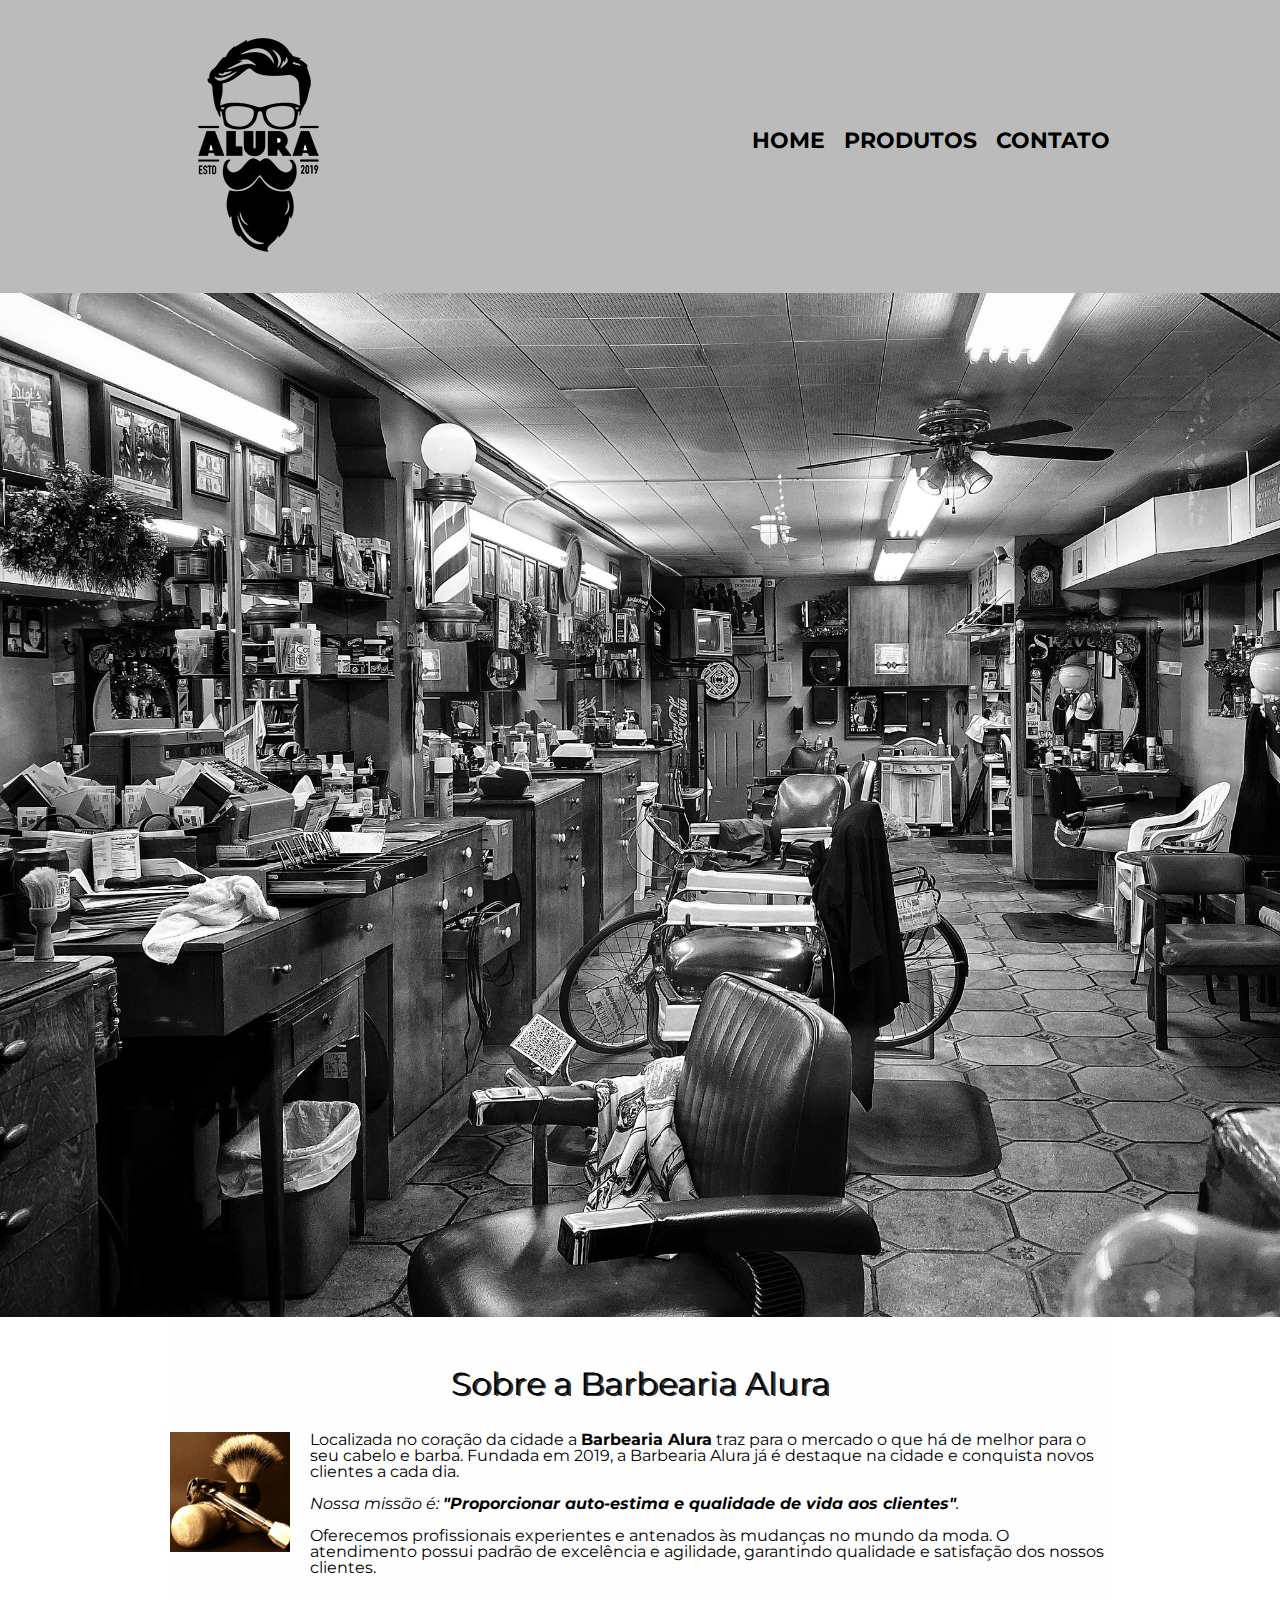
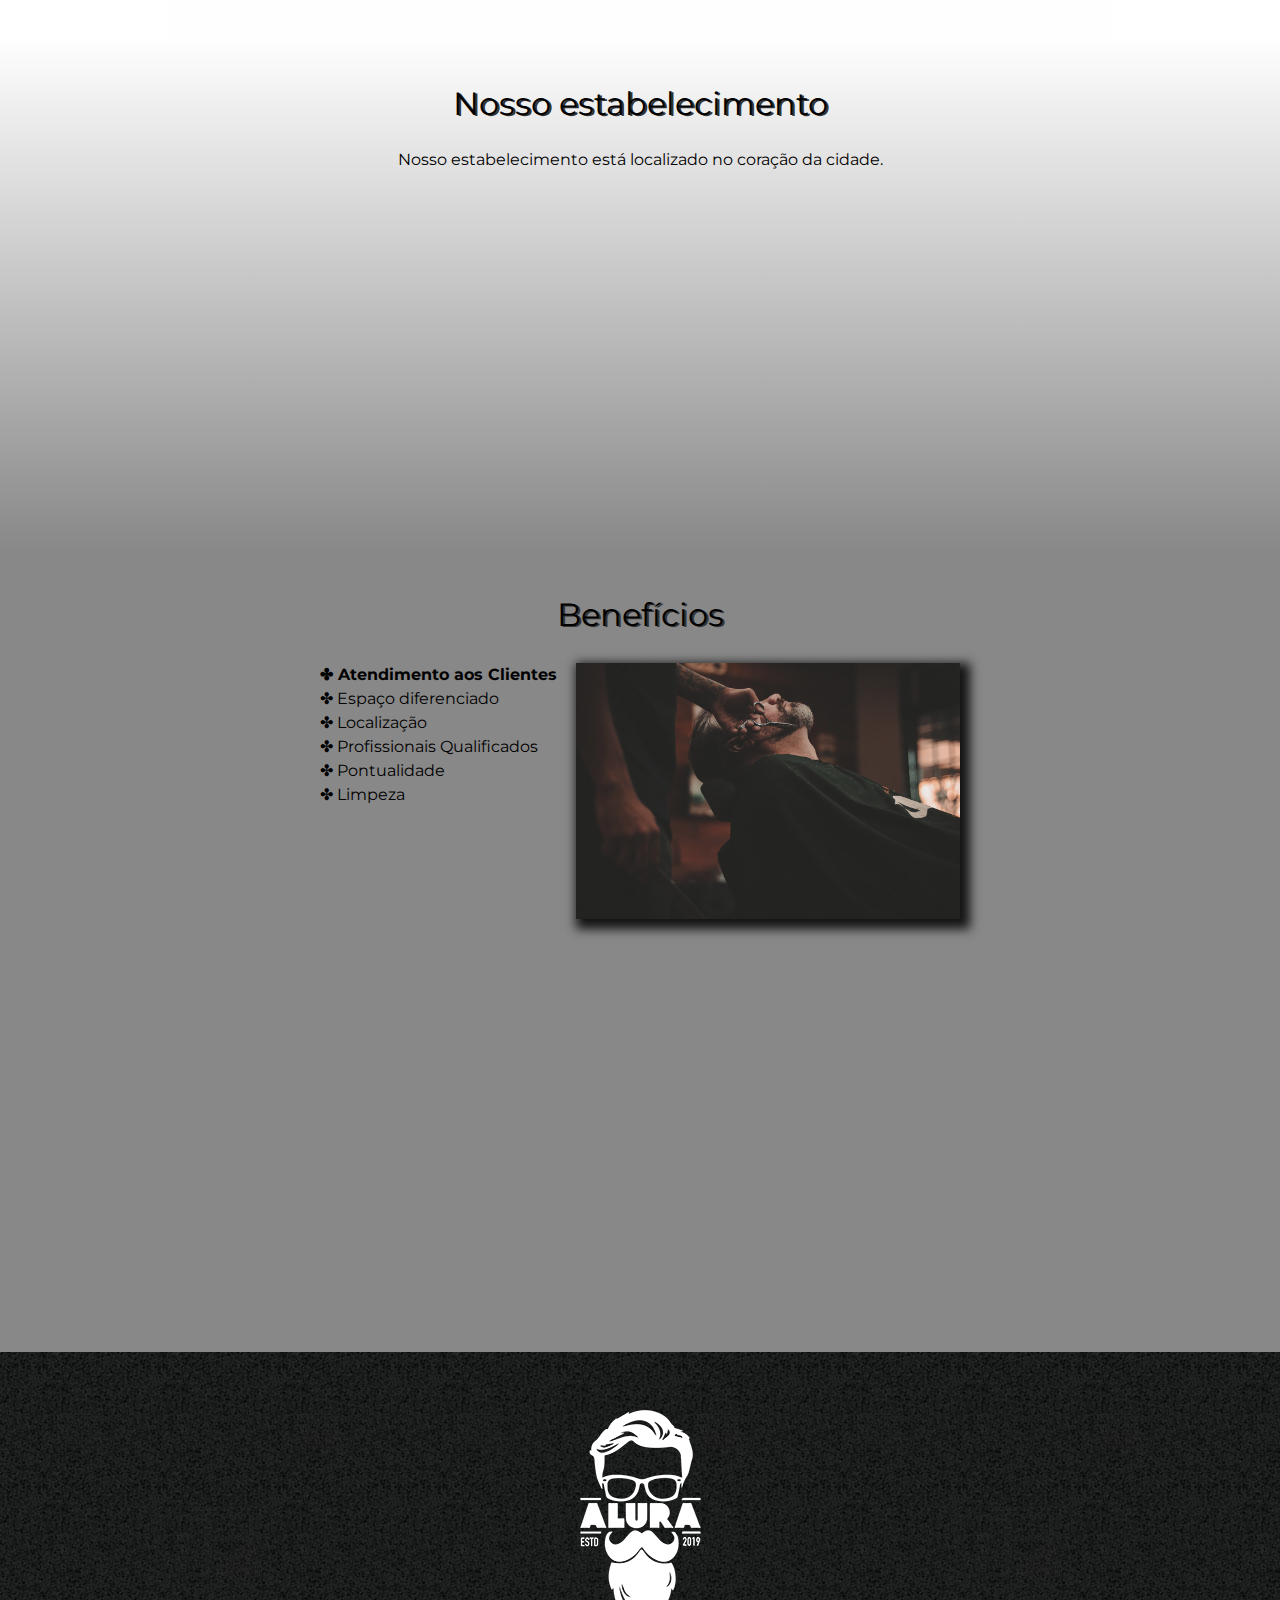
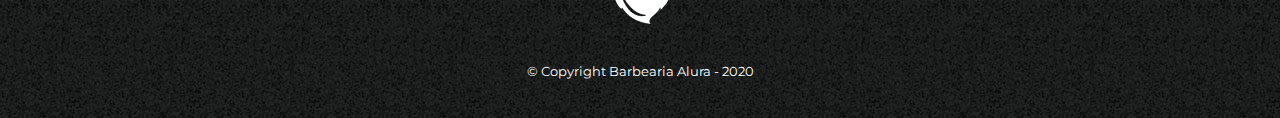
<file: index.html>
<!DOCTYPE html>
<html lang="pt-br">

<head>
	<meta charset="UTF-8">
	<meta name="viewport" content="width=device-width">
	<title>Barbearia Alura</title>
	<link rel="stylesheet" href="reset.css">
	<link rel="stylesheet" href="style.css">
	<link href="https://fonts.googleapis.com/css2?family=Montserrat&display=swap" rel="stylesheet">
</head>

<body>
	<header>
		<div class="caixa">
			<h1><img src="logo.png" alt="Logo da Barbearia Alura"></h1>

			<nav>
				<ul>
					<li><a href="index.html">Home</a></li>
					<li><a href="produtos.html">Produtos</a></li>
					<li><a href="contato.html">Contato</a></li>
				</ul>
			</nav>
		</div>
	</header>

	<img class="banner" src="banner.jpg" alt="Banner da Barbearia Alura">
	<main>
		<section class="principal">
			<h2 class="titulo-principal">Sobre a Barbearia Alura</h2>

			<img class="utensilios" src="/utensilios.jpg" alt="Utensílios de barbeiro">

			<p>Localizada no coração da cidade a <strong>Barbearia Alura</strong> traz para o mercado o que há de melhor
				para o seu cabelo e barba. Fundada em 2019, a Barbearia Alura já é destaque na cidade e conquista novos
				clientes a cada dia.</p>

			<p id="missao"><em>Nossa missão é: <strong>"Proporcionar auto-estima e qualidade de vida aos
						clientes"</strong>.</em></p>

			<p>Oferecemos profissionais experientes e antenados às mudanças no mundo da moda. O atendimento possui
				padrão de excelência e agilidade, garantindo qualidade e satisfação dos nossos clientes.</p>
		</section>

		<section class="mapa">
			<h3 class="titulo-principal">Nosso estabelecimento</h3>
			<p>Nosso estabelecimento está localizado no coração da cidade.</p>
			<div class="mapa-conteudo">
				<iframe
					src="https://www.google.com/maps/embed?pb=!1m14!1m8!1m3!1d13821.532157112164!2d-51.30764!3d-29.997156!3m2!1i1024!2i768!4f13.1!3m3!1m2!1s0x0%3A0x2251d34f63e4b72d!2sBarbearia%20Vitorino!5e0!3m2!1spt-BR!2sbr!4v1598493388463!5m2!1spt-BR!2sbr"
					width="100%" height="300" frameborder="0" style="border:0;" allowfullscreen="" aria-hidden="false"
					tabindex="0"></iframe>
			</div>
		</section>

		<section class="beneficios">
			<h3 class="titulo-principal">Benefícios</h3>

			<div class="conteudo-beneficios">
				<ul class="lista-beneficios">
					<li class="itens">Atendimento aos Clientes</li>
					<li class="itens">Espaço diferenciado</li>
					<li class="itens">Localização</li>
					<li class="itens">Profissionais Qualificados</li>
					<li class="itens">Pontualidade</li>
					<li class="itens">Limpeza</li>
				</ul><img src="beneficios.jpg" class="imagem-beneficios" alt="Foto de uma Navalha">
			</div>
			<div class="video">
				<iframe width="100%" height="315" src="https://www.youtube.com/embed/wcVVXUV0YUY" frameborder="0"
					allow="accelerometer; autoplay; encrypted-media; gyroscope; picture-in-picture"
					allowfullscreen></iframe>
			</div>
		</section>
	</main>

	<footer>
		<img src="logo-branco.png" alt="Logo da Barbearia Alura">
		<p class="copyright">&copy; Copyright Barbearia Alura - 2020</p>
	</footer>
</body>

</html>
</file>
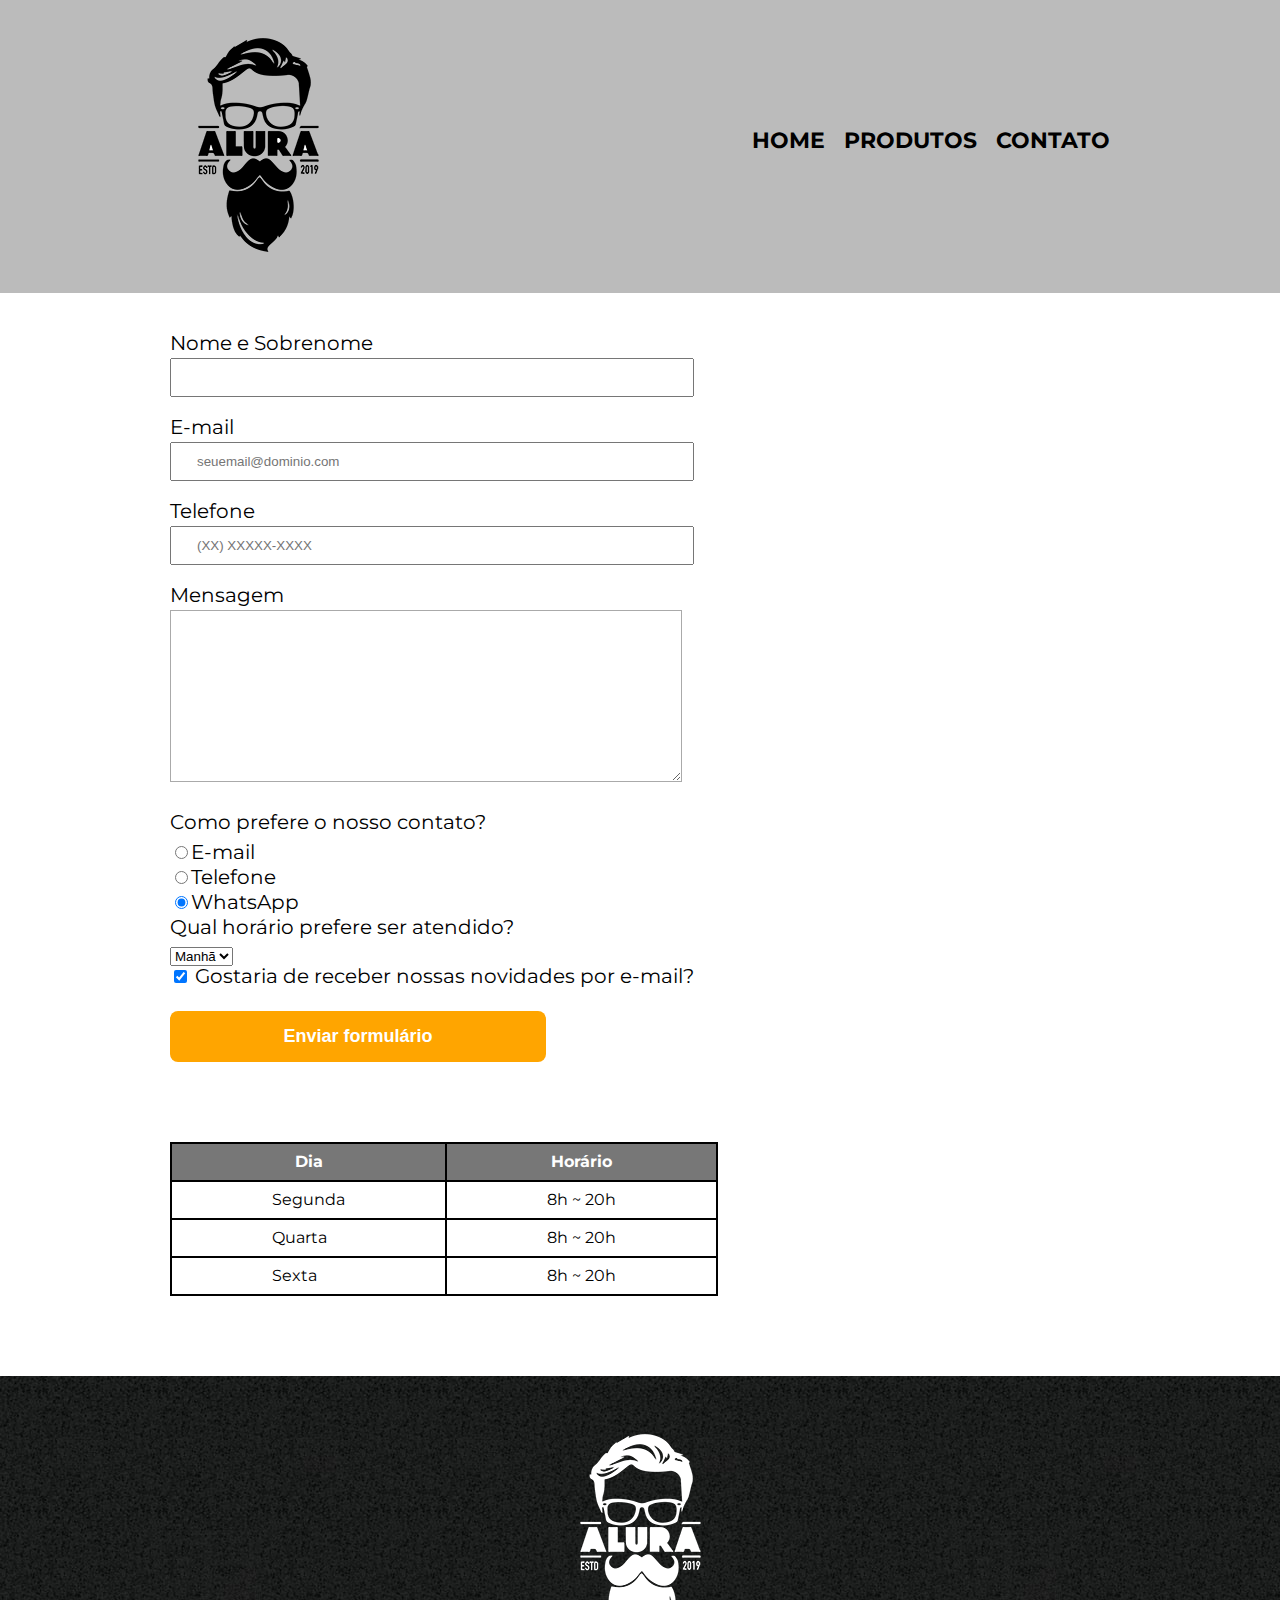
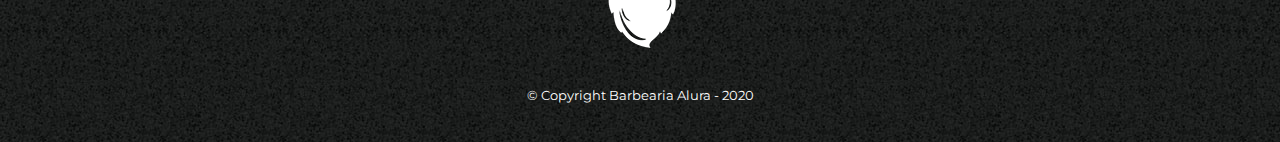
<file: contato.html>
<!DOCTYPE html>
<html>

<head>
	<meta charset="UTF-8">
	<title>Contato - Barbearia Alura</title>

	<link rel="stylesheet" href="reset.css">
	<link rel="stylesheet" href="style.css">
	<link href="https://fonts.googleapis.com/css2?family=Montserrat&display=swap" rel="stylesheet">
</head>

<body>
	<header>
		<div class="caixa">
			<h1><img src="logo.png" alt="Logo da Barbearia Alura"></h1>

			<nav>
				<ul>
					<li><a href="index.html">Home</a></li>
					<li><a href="produtos.html">Produtos</a></li>
					<li><a href="contato.html">Contato</a></li>
				</ul>
			</nav>
		</div>
	</header>

	<main class="contato">
		<form>
			<label for="nomesobrenome">Nome e Sobrenome</label>
			<input id="nomesobrenome" type="text" class="input-padrao" required>

			<label for="email">E-mail</label>
			<input id="email" type="email" class="input-padrao" required placeholder="seuemail@dominio.com">

			<label for="telefone">Telefone</label>
			<input id="telefone" type="tel" class="input-padrao" required placeholder="(XX) XXXXX-XXXX">

			<label for="mensagem">Mensagem</label>
			<textarea id="mensagem" cols="30" rows="10" class="campo-padrao" required></textarea>

			<fieldset>
				<legend>Como prefere o nosso contato?</legend>
				<label for="radio-email"><input type="radio" name="contato" value="email" id="radio-email">E-mail</label>
				
				<label for="radio-telefone"><input type="radio" name="contato" value="telefone" id="radio-telefone">Telefone</label>
				
				<label for="radio-whatsapp"><input type="radio" name="contato" value="whatsapp" id="radio-whatasapp" checked>WhatsApp</label>
				
			</fieldset>

			<fieldset>
				<legend>Qual horário prefere ser atendido?</legend>
				<select>
					<option>Manhã</option>
					<option>Tarde</option>
					<option>Noite</option>
				</select>
			</fieldset>

			<label class="checkbox"><input type="checkbox" checked> Gostaria de receber nossas novidades por e-mail?</label>

			<input type="submit" value="Enviar formulário" class="botao">
		</form>

		<table>
			<thead>
				<tr>
					<th>Dia</th>
					<th>Horário</th>
				</tr>
			</thead>
			<tbody>
				<tr>
					<td>Segunda</td>
					<td>8h ~ 20h</td>
				</tr>
				<tr>
					<td>Quarta</td>
					<td>8h ~ 20h</td>
				</tr>
				<tr>
					<td>Sexta</td>
					<td>8h ~ 20h</td>
				</tr>
			</tbody>
			
		</table>

	</main>

	<footer>
		<img src="logo-branco.png" alt="Logo da Barbearia Alura">
		<p class="copyright">&copy; Copyright Barbearia Alura - 2020</p>
	</footer>
</body>

</html>
</file>
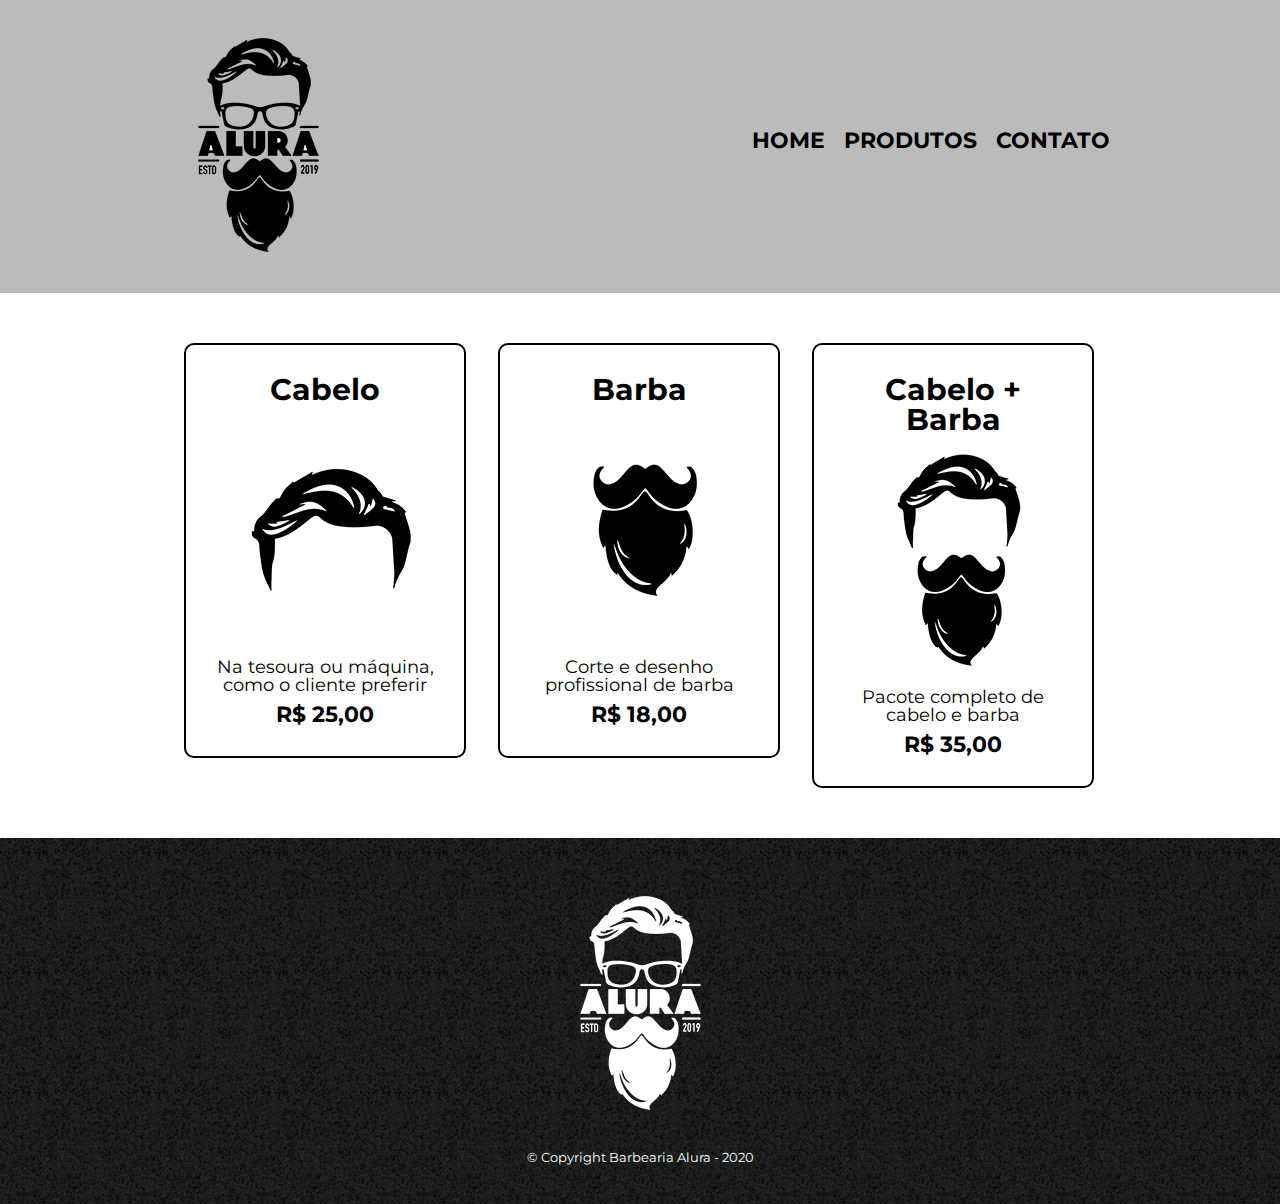
<file: produtos.html>
<!DOCTYPE html>
<html>
	<head>
		<meta charset="UTF-8">
		<title>Produtos - Barbearia Alura</title>

		<link rel="stylesheet" href="reset.css">
		<link rel="stylesheet" href="style.css">
		<link href="https://fonts.googleapis.com/css2?family=Montserrat&display=swap" rel="stylesheet">
	</head>
	<body>
		<header>
			<div class="caixa">
				<h1><img src="logo.png" alt="Logo da Barbearia Alura"></h1>

				<nav>
					<ul>
						<li><a href="index.html">Home</a></li>
						<li><a href="produtos.html">Produtos</a></li>
						<li><a href="contato.html">Contato</a></li>
					</ul>
				</nav>
			</div>
		</header>

		<main>
			<ul class="produtos">
				<li>
					<h2>Cabelo</h2>
					<img src="cabelo.jpg">
					<p class="produto-descricao">Na tesoura ou máquina, como o cliente preferir</p>
					<p class="produto-preco">R$ 25,00</p>
				</li>
				<li>
					<h2>Barba</h2>
					<img src="barba.jpg">
					<p class="produto-descricao">Corte e desenho profissional de barba</p>
					<p class="produto-preco">R$ 18,00</p>
				</li>
				<li>
					<h2>Cabelo + Barba</h2>
					<img src="cabelo+barba.jpg">
					<p class="produto-descricao">Pacote completo de cabelo e barba</p>
					<p class="produto-preco">R$ 35,00</p>
				</li>
			</ul>
		</main>

		<footer>
			<img src="logo-branco.png" alt="Logo da Barbearia Alura">
			<p class="copyright">&copy; Copyright Barbearia Alura - 2020</p>
		</footer>
	</body>
</html>
</file>
<file: style.css>
body {
	font-family: 'Montserrat', sans-serif;
}

header {
	background: #BBBBBB;
	padding: 20px 0;
}

.caixa {
	position: relative;
	width: 940px;
	margin: 0 auto;
}

nav {
	position: absolute;
	top: 110px;
	right: 0;
}

nav li {
	display: inline;
	margin: 0 0 0 15px;
}

nav a {
	text-transform: uppercase;
	color: #000000;
	font-weight: bold;
	font-size: 22px;
	text-decoration: none;
}

nav a:hover {
	color: #C78C19;
	text-decoration: underline;
}

.produtos {
	width: 940px;
	margin: 0 auto;
	padding: 50px 0;
}

.produtos li {
	display: inline-block;
	text-align: center;
	width: 30%;
	vertical-align: top;
	margin: 0 1.5%;
	padding: 30px 20px;
	box-sizing: border-box;
	border: 2px solid #000000;
	border-radius: 10px;
}

.produtos li:hover {
	border-color: #C78C19;
}

.produtos li:active {
	border-color: #088C19;	
}

.produtos li:hover h2 {
	font-size: 34px;
}

.produtos h2 {
	font-size: 30px;
	font-weight: bold;
}

.produto-descricao {
	font-size: 18px;
}

.produto-preco {
	font-size: 22px;
	font-weight: bold;
	margin-top: 10px;
}

footer {
	text-align: center;
	background: url("bg.jpg");
	padding: 40px 0;
}

.copyright {
	color: #FFFFFF;
	font-size: 13px;
	margin: 20px 0 0;
}

/* CSS da página de CONTATO */

form {
	margin: 40px 0;
}

form label, form legend {
	display: block;
	font-size: 20px;
	margin: 0 0 10px;
}

.input-padrao {
	display: block;
	margin: 0 0 20px;
	padding: 10px 25px;
	width: 50%;
}

.checkbox {
	margin: 20px 0;
}

.botao {
	margin: 20px 0 0;
	width: 40%;
	padding: 15px 0;
	background: orange;
	color: white;
	font-weight: bold;
	font-size: 18px;
	border: none;
	border-radius: 8px;
	transition: 700ms all;
	cursor: pointer;
}

.botao:hover {
	background: darkorange;
	transform: scale(1.1);
}

.contato {
	width: 940px;
	margin: 40px auto;
}

.contato label, .input-group legend {
	display: block;
	margin: 0 0 5px;
	font-size: 20px;
}

.campo-padrao, textarea {
	display: block;
	margin: 0 0 30px;
	padding: 10px 20px;
	width: 50%;
	border: 1px solid #aaa;
}

.input-group {
	margin: 0 0 20px;
}

.newsletter {
	margin: 0 0 20px;
}

.funcionamento {
	width: 940px;
	margin: 0 auto 40px;
}

table {
	margin: 80px 0;
}

thead  {
	background: #777777;
	color: #FFFFFF;
	font-weight: bold;
}


td, th {
	border: 2px solid #000000;
	padding: 10px 100px;
	
}

/* CSS da página inicial */
.banner {
	width: 100%;
}

.titulo-principal {
	text-align: center;
	/* 'em' é a medida de proporcionalidade para pixels */
	font-size: 2em;
	margin: 0 0 1em;
	clear: left;
	text-shadow: 2px 1px #343434;
}

.principal {
	padding: 3em 0;
	background: #FEFEFE;
	width: 940px;
	margin: 0 auto;
}

.principal p {
	margin: 0 0 1em;
}

.principal strong {
	font-weight: bold;
}

.principal em {
	font-style: italic;
}

.utensilios {
	width: 120px;
	float: left;
	margin: 0 20px 20px 0;
}

.mapa {
	padding: 3em 0;
	background: linear-gradient(#FEFEFE, #888888)
}

.mapa p {
	margin: 0 0 2em;
	text-align: center;
}

.mapa-conteudo {
	width: 940px;
	margin: 0 auto;
}

.beneficios {
	padding: 3em 0;
	background: #888888;
}

.conteudo-beneficios {
	width: 640px;
	margin: 0 auto;
}

.lista-beneficios {
	width: 40%;
	display: inline-block;
	vertical-align: top;
}

.itens {
	line-height: 1.5;
}

.itens:first-child {
	font-weight: bold;
}

.itens:before{
	content: "✤ ";
}

.imagem-beneficios {
	width: 60%;
	opacity: 0.85;
	transition: 700ms;
	box-shadow: 5px 5px 10px 5px #000000;
}

.imagem-beneficios:hover {
	opacity: 1;
}

.video {
	width: 560px;
	margin: 2em auto;
}

@media screen and (max-width: 480px) {
	.caixa, .principal, .conteudo-beneficios, .mapa-conteudo, .video {
		width: auto;
	}

	h1 {
		text-align: center;
	}

	nav {
		position: static;
	}

	.lista-beneficios, .imagem-beneficios {
		width: 100%;
		margin: 0.5em 0;
	}
}
</file>
